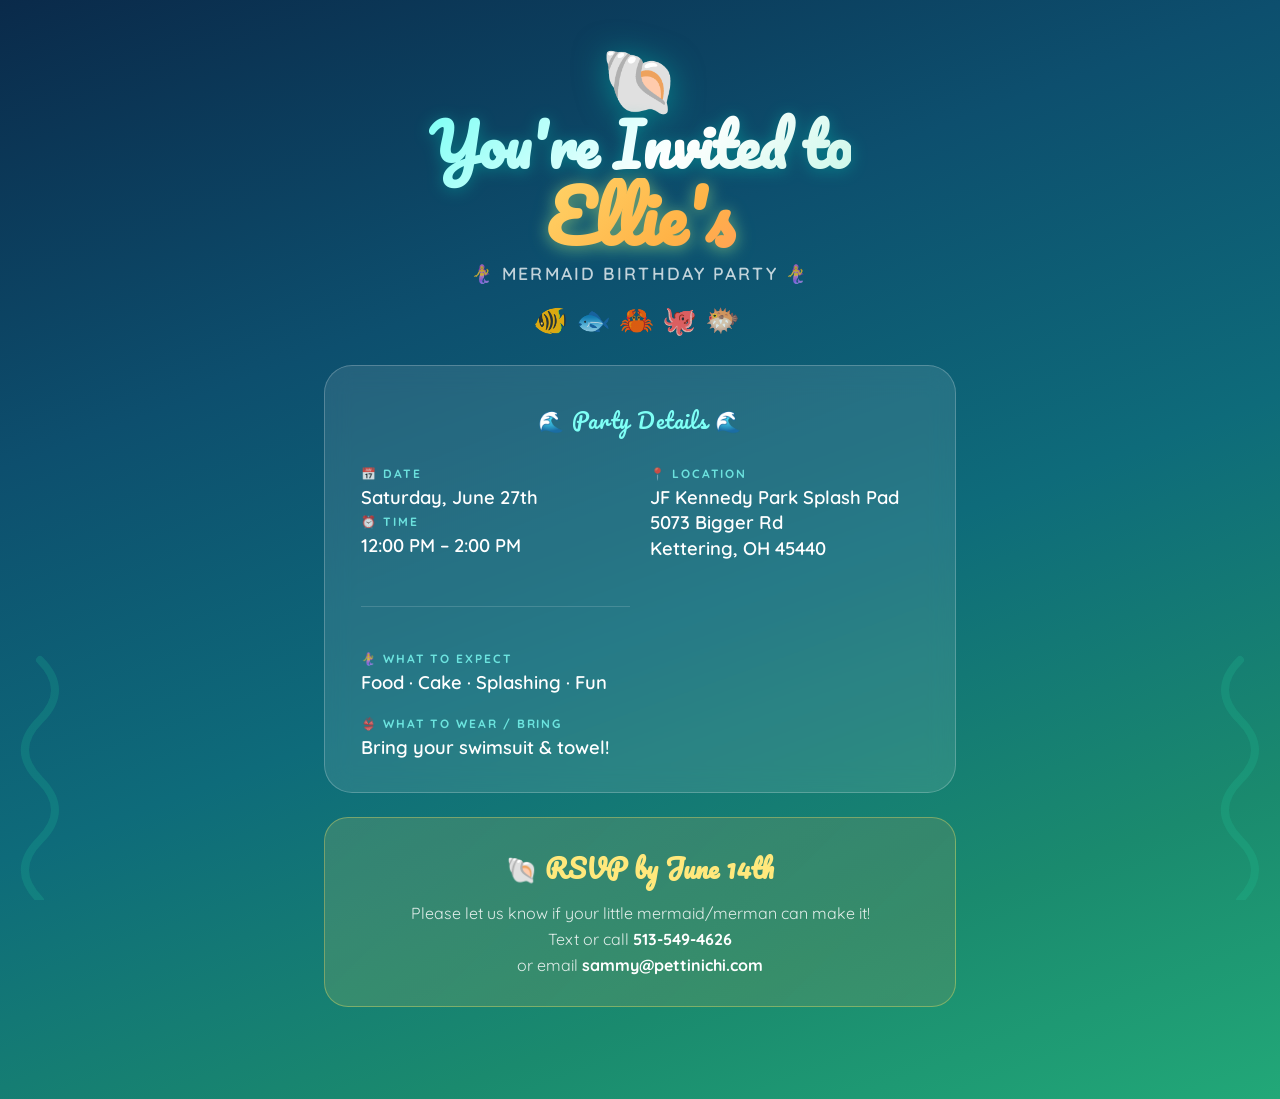
<file: ellie/index.html>
<!DOCTYPE html>
<html lang="en">

<head>
  <meta charset="UTF-8">
  <meta name="viewport" content="width=device-width, initial-scale=1.0">
  <title>🐚 Birthday Party Invitation</title>
  <link href="https://fonts.googleapis.com/css2?family=Pacifico&family=Quicksand:wght@400;500;600;700&display=swap"
    rel="stylesheet">
  <style>
    *,
    *::before,
    *::after {
      box-sizing: border-box;
      margin: 0;
      padding: 0;
    }

    body {
      font-family: 'Quicksand', sans-serif;
      min-height: 100vh;
      background: linear-gradient(160deg, #0a2a4a 0%, #0d4f6e 30%, #0e6b7a 55%, #1a8a6e 80%, #22a878 100%);
      overflow-x: hidden;
      color: #fff;
    }

    /* Bubbles */
    .bubbles {
      position: fixed;
      top: 0;
      left: 0;
      width: 100%;
      height: 100%;
      pointer-events: none;
      z-index: 0;
      overflow: hidden;
    }

    .bubble {
      position: absolute;
      bottom: -80px;
      border-radius: 50%;
      background: rgba(255, 255, 255, 0.08);
      border: 1px solid rgba(255, 255, 255, 0.15);
      animation: rise linear infinite;
    }

    @keyframes rise {
      0% {
        transform: translateY(0) scale(1);
        opacity: 0.7;
      }

      100% {
        transform: translateY(-110vh) scale(1.2);
        opacity: 0;
      }
    }

    /* Waves */
    .wave-top {
      position: fixed;
      top: 0;
      left: 0;
      width: 100%;
      z-index: 0;
      opacity: 0.12;
    }

    .wave-bottom {
      position: fixed;
      bottom: 0;
      left: 0;
      width: 100%;
      z-index: 0;
      opacity: 0.12;
    }

    /* Layout */
    .page {
      position: relative;
      z-index: 1;
      max-width: 680px;
      margin: 0 auto;
      padding: 40px 24px 60px;
      display: flex;
      flex-direction: column;
      align-items: center;
      gap: 0;
    }

    /* Shell header */
    .shell-icon {
      font-size: 64px;
      animation: bob 3s ease-in-out infinite;
      filter: drop-shadow(0 4px 16px rgba(0, 200, 180, 0.5));
      margin-bottom: -8px;
    }

    @keyframes bob {

      0%,
      100% {
        transform: translateY(0);
      }

      50% {
        transform: translateY(-12px);
      }
    }

    /* Title */
    .title-block {
      text-align: center;
      margin-bottom: 10px;
    }

    .title-block h1 {
      font-family: 'Pacifico', cursive;
      font-size: clamp(2.4rem, 8vw, 3.6rem);
      line-height: 1.15;
      background: linear-gradient(135deg, #7efff5 0%, #ffffff 50%, #b8f5e2 100%);
      -webkit-background-clip: text;
      -webkit-text-fill-color: transparent;
      background-clip: text;
      filter: drop-shadow(0 2px 8px rgba(0, 200, 180, 0.4));
    }

    .title-block .name {
      font-family: 'Pacifico', cursive;
      font-size: clamp(2.8rem, 10vw, 4.4rem);
      background: linear-gradient(135deg, #ffe87c 0%, #ffb347 60%, #ff8c69 100%);
      -webkit-background-clip: text;
      -webkit-text-fill-color: transparent;
      background-clip: text;
      filter: drop-shadow(0 2px 8px rgba(255, 200, 80, 0.4));
      display: block;
      line-height: 1.1;
    }

    .title-block .subtitle {
      font-size: 1.1rem;
      font-weight: 600;
      color: rgba(255, 255, 255, 0.75);
      letter-spacing: 0.12em;
      text-transform: uppercase;
      margin-top: 6px;
    }

    /* Fish row */
    .fish-row {
      font-size: 28px;
      letter-spacing: 8px;
      opacity: 0.85;
      margin: 8px 0 28px;
      animation: swim 4s ease-in-out infinite;
    }

    @keyframes swim {

      0%,
      100% {
        letter-spacing: 8px;
      }

      50% {
        letter-spacing: 14px;
      }
    }

    /* Info card */
    .card {
      width: 100%;
      background: rgba(255, 255, 255, 0.1);
      backdrop-filter: blur(12px);
      -webkit-backdrop-filter: blur(12px);
      border: 1px solid rgba(255, 255, 255, 0.22);
      border-radius: 28px;
      padding: 36px 36px 32px;
      margin-bottom: 24px;
    }

    .card-title {
      font-family: 'Pacifico', cursive;
      font-size: 1.3rem;
      color: #7efff5;
      text-align: center;
      margin-bottom: 28px;
      letter-spacing: 0.04em;
    }

    .info-grid {
      display: grid;
      grid-template-columns: 1fr 1fr;
      gap: 20px;
    }

    .info-item {
      display: flex;
      flex-direction: column;
      gap: 4px;
    }

    .info-item.full {
      grid-column: 1 / -1;
    }

    .info-label {
      font-size: 0.75rem;
      font-weight: 700;
      letter-spacing: 0.16em;
      text-transform: uppercase;
      color: rgba(126, 255, 245, 0.8);
    }

    .info-value {
      font-size: 1.15rem;
      font-weight: 600;
      color: #fff;
      line-height: 1.4;
    }

    .info-emoji {
      font-size: 1.3rem;
      margin-bottom: 4px;
    }

    /* Divider */
    .divider {
      width: 100%;
      border: none;
      border-top: 1px solid rgba(255, 255, 255, 0.15);
      margin: 24px 0;
    }

    /* RSVP */
    .rsvp-card {
      width: 100%;
      background: linear-gradient(135deg, rgba(255, 232, 100, 0.15), rgba(255, 140, 80, 0.12));
      border: 1px solid rgba(255, 232, 100, 0.35);
      border-radius: 24px;
      padding: 28px 32px;
      text-align: center;
      margin-bottom: 32px;
    }

    .rsvp-card h2 {
      font-family: 'Pacifico', cursive;
      font-size: 1.6rem;
      color: #ffe87c;
      margin-bottom: 10px;
    }

    .rsvp-card p {
      font-size: 1rem;
      color: rgba(255, 255, 255, 0.85);
      line-height: 1.6;
    }

    .rsvp-detail {
      font-weight: 700;
      color: #fff;
    }

    /* Footer */
    .footer {
      font-size: 0.9rem;
      color: rgba(255, 255, 255, 0.45);
      text-align: center;
      line-height: 1.7;
    }

    /* Seaweed decorations */
    .seaweed {
      position: fixed;
      bottom: 0;
      z-index: 0;
      opacity: 0.18;
      animation: sway 5s ease-in-out infinite;
    }

    .seaweed.left {
      left: 0;
      transform-origin: bottom left;
    }

    .seaweed.right {
      right: 0;
      transform-origin: bottom right;
    }

    @keyframes sway {

      0%,
      100% {
        transform: rotate(0deg);
      }

      50% {
        transform: rotate(6deg);
      }
    }

    /* Stars/sparkles */
    .sparkle {
      position: fixed;
      pointer-events: none;
      z-index: 0;
      font-size: 18px;
      opacity: 0;
      animation: twinkle 3s ease-in-out infinite;
    }

    @keyframes twinkle {

      0%,
      100% {
        opacity: 0;
        transform: scale(0.5);
      }

      50% {
        opacity: 0.7;
        transform: scale(1);
      }
    }

    @media (max-width: 500px) {
      .card {
        padding: 24px 20px;
      }

      .info-grid {
        grid-template-columns: 1fr;
      }

      .info-item.full {
        grid-column: 1;
      }
    }
  </style>
</head>

<body>

  <!-- Animated bubbles -->
  <div class="bubbles" aria-hidden="true">
    <div class="bubble" style="left:8%;width:18px;height:18px;animation-duration:7s;animation-delay:0s;"></div>
    <div class="bubble" style="left:20%;width:10px;height:10px;animation-duration:9s;animation-delay:2s;"></div>
    <div class="bubble" style="left:35%;width:24px;height:24px;animation-duration:11s;animation-delay:1s;"></div>
    <div class="bubble" style="left:50%;width:14px;height:14px;animation-duration:8s;animation-delay:3s;"></div>
    <div class="bubble" style="left:65%;width:20px;height:20px;animation-duration:10s;animation-delay:0.5s;"></div>
    <div class="bubble" style="left:78%;width:12px;height:12px;animation-duration:6s;animation-delay:4s;"></div>
    <div class="bubble" style="left:90%;width:16px;height:16px;animation-duration:13s;animation-delay:1.5s;"></div>
    <div class="bubble" style="left:5%;width:28px;height:28px;animation-duration:15s;animation-delay:6s;"></div>
    <div class="bubble" style="left:55%;width:8px;height:8px;animation-duration:7s;animation-delay:5s;"></div>
  </div>

  <!-- Sparkles -->
  <div class="sparkle" style="top:12%;left:6%;animation-delay:0s;">✨</div>
  <div class="sparkle" style="top:25%;right:8%;animation-delay:1.5s;">⭐</div>
  <div class="sparkle" style="top:55%;left:4%;animation-delay:0.8s;">✨</div>
  <div class="sparkle" style="top:70%;right:5%;animation-delay:2s;">🌟</div>
  <div class="sparkle" style="top:40%;right:3%;animation-delay:1s;">✨</div>

  <!-- Seaweed -->
  <svg class="seaweed left" width="80" height="260" viewBox="0 0 80 260" fill="none" xmlns="http://www.w3.org/2000/svg">
    <path d="M40 260 Q10 230 40 200 Q70 170 40 140 Q10 110 40 80 Q70 50 40 20" stroke="#22d3a0" stroke-width="8"
      stroke-linecap="round" fill="none" />
  </svg>
  <svg class="seaweed right" width="80" height="260" viewBox="0 0 80 260" fill="none"
    xmlns="http://www.w3.org/2000/svg">
    <path d="M40 260 Q70 230 40 200 Q10 170 40 140 Q70 110 40 80 Q10 50 40 20" stroke="#22d3a0" stroke-width="8"
      stroke-linecap="round" fill="none" />
  </svg>

  <div class="page">

    <div class="shell-icon" aria-hidden="true">🐚</div>

    <div class="title-block">
      <h1>You're Invited to<br><span class="name"><!-- CHILD'S NAME -->Ellie's<!-- /CHILD'S NAME --></span>
      </h1>
      <div class="subtitle">🧜‍♀️ Mermaid Birthday Party 🧜‍♀️</div>
    </div>

    <div class="fish-row" aria-hidden="true">🐠🐟🦀🐙🐡</div>

    <!-- Party Details Card -->
    <div class="card">
      <div class="card-title">🌊 Party Details 🌊</div>
      <div class="info-grid">

        <div class="info-item">
          <!-- <div class="info-emoji">📅</div> -->
          <div class="info-label" style="display:inline-block;">📅 Date </div>
          <!-- EDIT DATE BELOW -->
          <div class="info-value" style="display:inline-block;"> Saturday, June 27th</div>
          <!-- </div>

        <div class="info-item"> -->
          <!-- <div class="info-emoji">⏰</div> -->
          <div class="info-label" style="display:inline-block;">⏰ Time</div>
          <!-- EDIT TIME BELOW -->
          <div class="info-value" style="display:inline-block;">12:00 PM – 2:00 PM</div>
        </div>

        <div class="info-item">
          <!-- <div class="info-emoji">📍</div> -->
          <div class="info-label">📍 Location</div>
          <!-- EDIT LOCATION BELOW -->
          <div class="info-value">JF Kennedy Park Splash Pad<br>5073 Bigger Rd<br>Kettering, OH 45440</div>
        </div>

        <hr class="divider">

        <div class="info-item full">
          <!-- <div class="info-emoji">🧜‍♀️</div> -->
          <div class="info-label">🧜‍♀️ What to Expect</div>
          <!-- EDIT ACTIVITIES BELOW -->
          <div class="info-value">Food · Cake · Splashing · Fun</div>
        </div>

        <div class="info-item full">
          <!-- <div class="info-emoji">👙<  /div> -->
          <div class="info-label">👙 What to Wear / Bring</div>
          <!-- EDIT ATTIRE BELOW -->
          <div class="info-value">Bring your swimsuit & towel!</div>
        </div>

      </div>
    </div>

    <!-- RSVP Card -->
    <div class="rsvp-card">
      <h2>🐚 RSVP by June 14th</h2>
      <p>Please let us know if your little mermaid/merman can make it!<br>
        <!-- EDIT RSVP CONTACT BELOW -->
        Text or call <span class="rsvp-detail">513-549-4626</span><br>
        or email <span class="rsvp-detail">sammy@pettinichi.com</span>
      </p>
    </div>
  </div>
</body>

</html>
</file>
